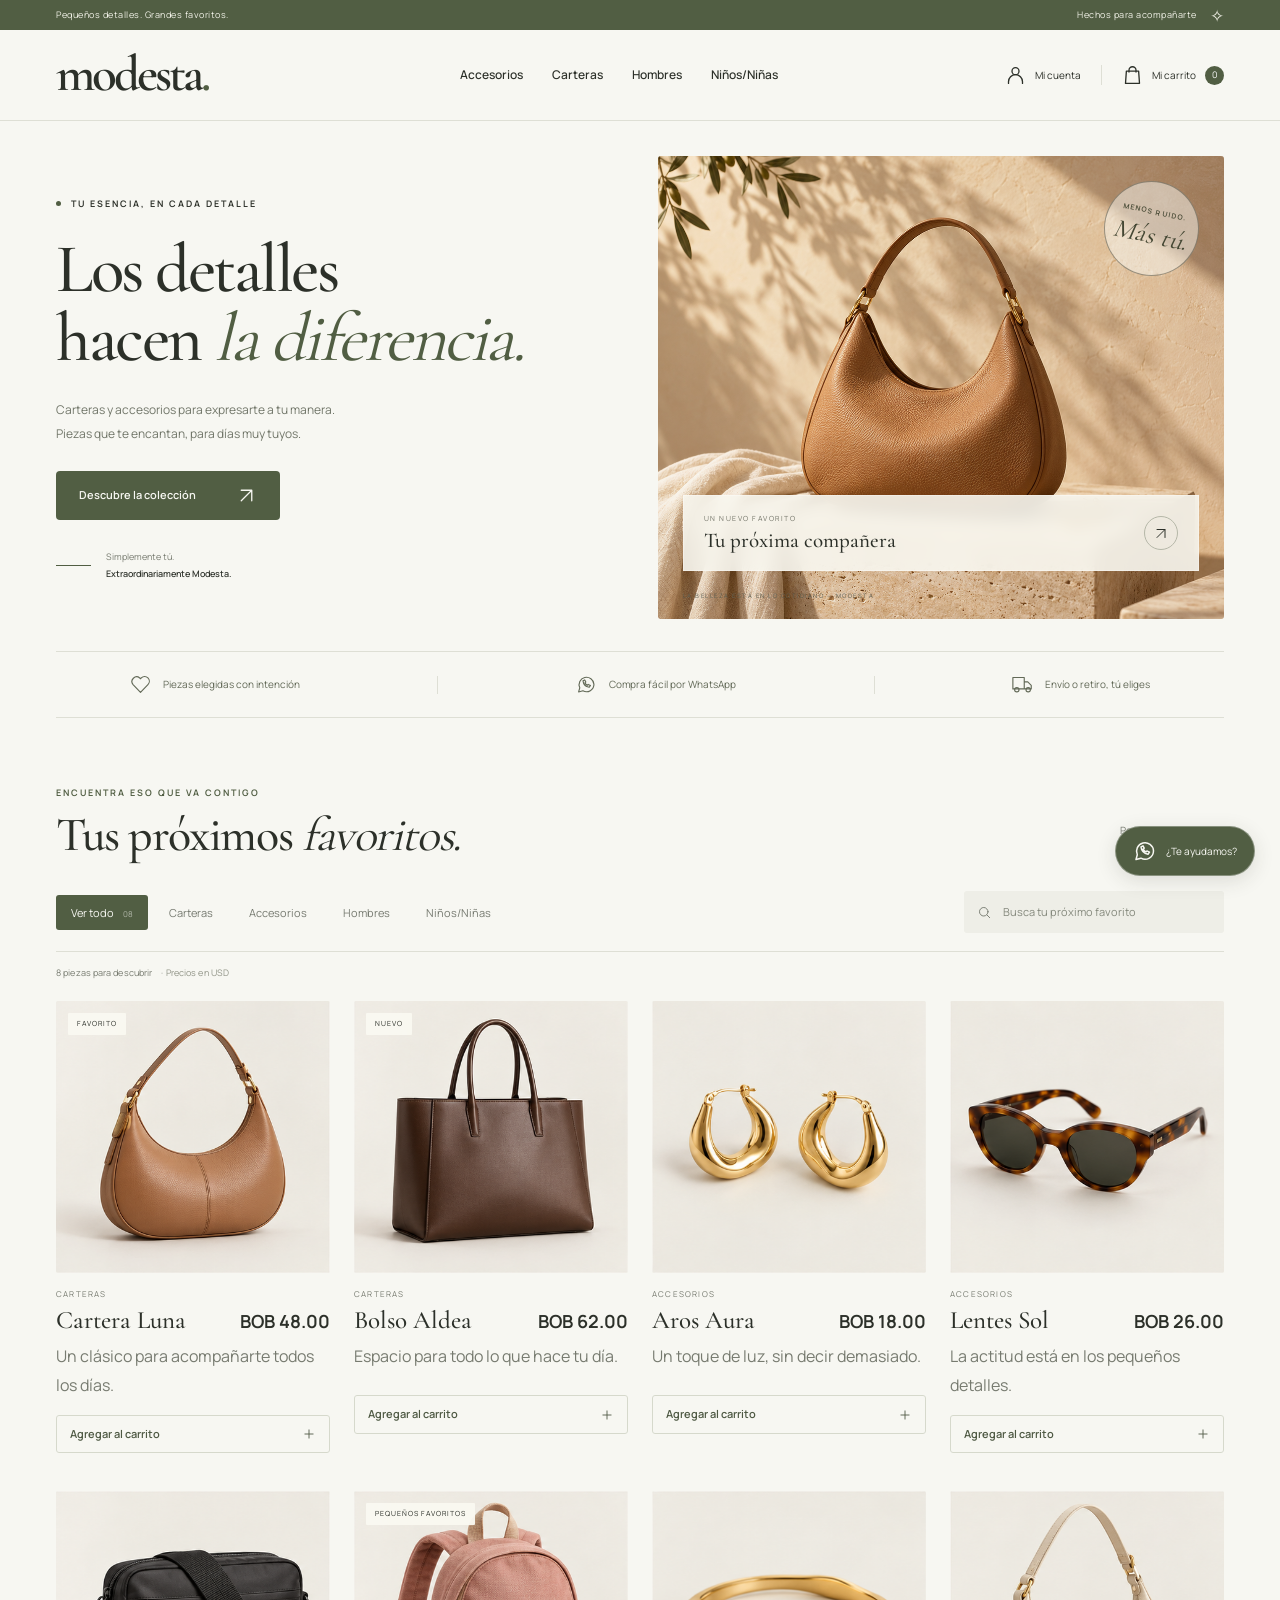
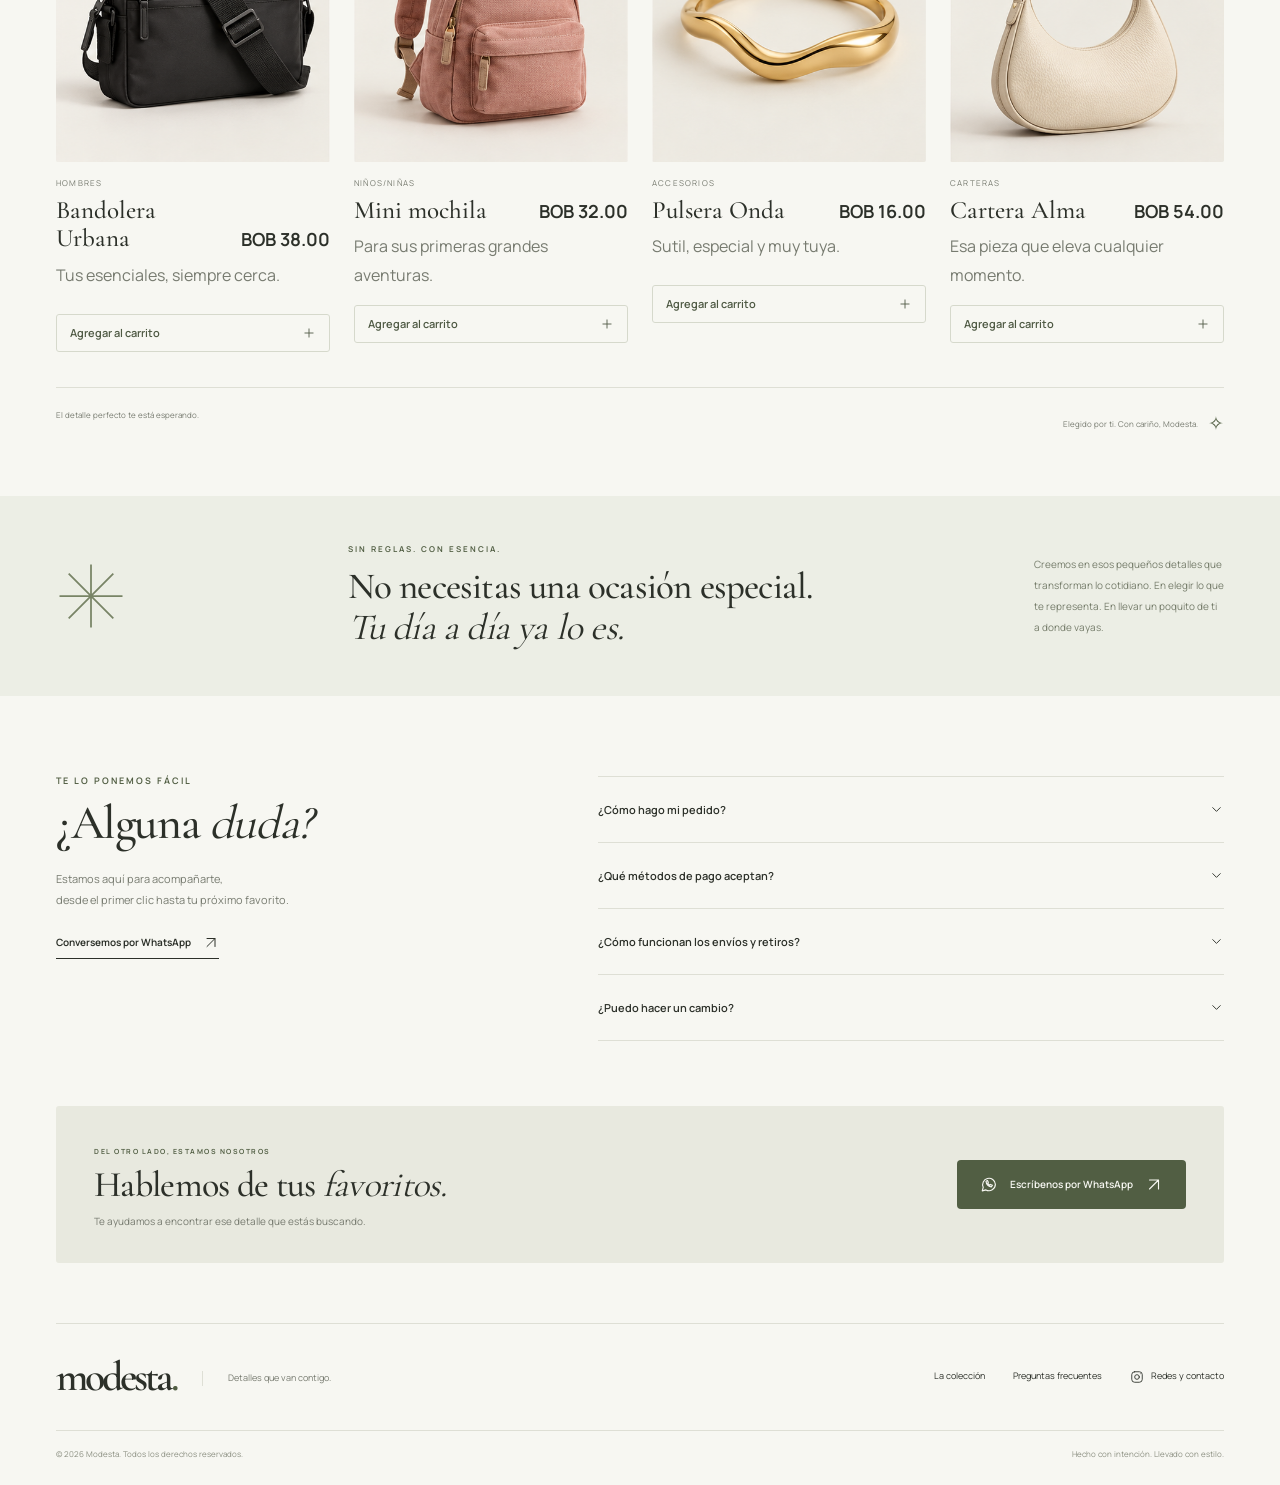
<file: index.source.html>
<!doctype html>
<html lang="es">
  <head>
    <meta charset="utf-8" />
    <meta name="viewport" content="width=device-width, initial-scale=1" />
    <meta name="theme-color" content="#f6f5f0" />
    <meta
      name="description"
      content="Carteras y accesorios que van contigo. Descubre Modesta, encuentra tus favoritos y prepara tu pedido por WhatsApp, sin necesidad de registrarte."
    />
    <title>Modesta — Detalles que van contigo</title>
    <link rel="icon" href="assets/favicon.svg" type="image/svg+xml" />
    <link
      rel="preload"
      href="assets/fonts/manrope.ttf"
      as="font"
      type="font/ttf"
      crossorigin
    />
    <link
      rel="preload"
      href="assets/fonts/cormorant-garamond.ttf"
      as="font"
      type="font/ttf"
      crossorigin
    />
    <link rel="stylesheet" href="styles.css" />
    <script src="script.js" defer></script>
  </head>
  <body>
    <svg
      class="svg-sprite"
      xmlns="http://www.w3.org/2000/svg"
      aria-hidden="true"
    >
      <symbol id="icon-search" viewBox="0 0 24 24">
        <circle cx="10.8" cy="10.8" r="6.8" />
        <path d="m16 16 4.3 4.3" />
      </symbol>
      <symbol id="icon-bag" viewBox="0 0 24 24">
        <path d="M5 7h14l1 14H4L5 7Z" />
        <path d="M8 8V6a4 4 0 0 1 8 0v2" />
      </symbol>
      <symbol id="icon-user" viewBox="0 0 24 24">
        <circle cx="12" cy="7" r="4" />
        <path d="M4 21v-2a8 8 0 0 1 16 0v2" />
      </symbol>
      <symbol id="icon-arrow" viewBox="0 0 24 24">
        <path d="M4 12h15m-6-6 6 6-6 6" />
      </symbol>
      <symbol id="icon-arrow-up" viewBox="0 0 24 24">
        <path d="M6 18 18 6M6 6h12v12" />
      </symbol>
      <symbol id="icon-chevron" viewBox="0 0 24 24">
        <path d="m6 9 6 6 6-6" />
      </symbol>
      <symbol id="icon-close" viewBox="0 0 24 24">
        <path d="m6 6 12 12M6 18 18 6" />
      </symbol>
      <symbol id="icon-menu" viewBox="0 0 24 24">
        <path d="M4 7h16M4 12h16M4 17h16" />
      </symbol>
      <symbol id="icon-truck" viewBox="0 0 24 24">
        <path d="M1 4h13v13H1zM14 9h4l4 4v4h-8" />
        <circle cx="5.5" cy="18" r="2.5" />
        <circle cx="18.5" cy="18" r="2.5" />
      </symbol>
      <symbol id="icon-heart" viewBox="0 0 24 24">
        <path
          d="M20.5 4.5a5.4 5.4 0 0 0-7.6 0l-.9.9-.9-.9a5.4 5.4 0 0 0-7.6 7.6L12 21l8.5-8.9a5.4 5.4 0 0 0 0-7.6Z"
        />
      </symbol>
      <symbol id="icon-check" viewBox="0 0 24 24">
        <path d="m5 12 4 4L19 6" />
      </symbol>
      <symbol id="icon-whatsapp" viewBox="0 0 24 24">
        <path
          d="M20.5 11.7a8.5 8.5 0 0 1-12.6 7.5L3 20.5l1.3-4.7a8.5 8.5 0 1 1 16.2-4.1Z"
        />
        <path
          d="M8 7.8c.5 3.9 3.2 6.7 7 7.4l1.5-2.1-2.6-1.2-.8 1c-1.3-.5-2.4-1.6-2.9-2.8l1-.9L10 6.8 8 7.8Z"
        />
      </symbol>
      <symbol id="icon-instagram" viewBox="0 0 24 24">
        <rect x="3" y="3" width="18" height="18" rx="5" />
        <circle cx="12" cy="12" r="4" />
        <circle cx="17.6" cy="6.4" r=".8" fill="currentColor" stroke="none" />
      </symbol>
      <symbol id="icon-pin" viewBox="0 0 24 24">
        <path d="M20 10c0 6-8 12-8 12S4 16 4 10a8 8 0 1 1 16 0Z" />
        <circle cx="12" cy="10" r="2.5" />
      </symbol>
    </svg>

    <a class="skip-link" href="#catalogo">Ir al catálogo</a>
    <div class="announcement">
      <span>Pequeños detalles. Grandes favoritos.</span
      ><span class="announcement-right"
        >Hechos para acompañarte <span aria-hidden="true">✧</span></span
      >
    </div>

    <header class="site-header">
      <div class="header-main page-width">
        <button
          class="icon-button mobile-menu-button"
          id="mobile-menu-toggle"
          type="button"
          aria-label="Abrir menú"
          aria-expanded="false"
          aria-controls="main-nav"
        >
          <svg class="icon"><use href="#icon-menu" /></svg>
        </button>
        <a class="brand" href="#inicio" aria-label="Modesta, inicio"
          >modesta<span class="brand-dot">.</span></a
        >
        <nav class="main-nav" id="main-nav" aria-label="Categorías principales">
          <a href="#catalogo" data-category="accesorios">Accesorios</a>
          <a href="#catalogo" data-category="carteras">Carteras</a>
          <a href="#catalogo" data-category="hombres">Hombres</a>
          <a href="#catalogo" data-category="ninos">Niños/Niñas</a>
        </nav>
        <div class="header-actions">
          <button
            class="account-button"
            id="account-open"
            type="button"
            aria-label="Abrir mi cuenta"
          >
            <svg class="icon"><use href="#icon-user" /></svg
            ><span id="account-label">Mi cuenta</span>
          </button>
          <span class="header-divider" aria-hidden="true"></span>
          <button
            class="cart-button"
            id="cart-open"
            type="button"
            aria-label="Abrir carrito"
          >
            <svg class="icon"><use href="#icon-bag" /></svg
            ><span class="cart-label">Mi carrito</span
            ><span
              class="cart-count"
              id="cart-count"
              aria-live="polite"
              aria-atomic="true"
              >0</span
            >
          </button>
        </div>
      </div>
    </header>

    <main id="inicio">
      <section class="hero page-width" aria-labelledby="hero-heading">
        <div class="hero-copy">
          <p class="eyebrow">
            <span class="status-dot" aria-hidden="true"></span> TU ESENCIA, EN
            CADA DETALLE
          </p>
          <h1 id="hero-heading">
            Los detalles<br />hacen <em>la diferencia.</em>
          </h1>
          <p class="hero-description">
            Carteras y accesorios para expresarte a tu manera.<br
              class="desktop-break"
            />
            Piezas que te encantan, para días muy tuyos.
          </p>
          <a class="button button-dark" href="#catalogo"
            >Descubre la colección
            <svg class="icon"><use href="#icon-arrow-up" /></svg
          ></a>
          <div class="hero-bottom">
            <span class="mini-line" aria-hidden="true"></span>
            <p>
              Simplemente tú.<br /><strong>Extraordinariamente Modesta.</strong>
            </p>
          </div>
        </div>
        <div class="hero-visual">
          <img
            class="hero-image"
            src="assets/hero.png"
            width="1122"
            height="1402"
            alt="Cartera de tono caramelo y aros dorados sobre una base de piedra iluminada por el sol"
            fetchpriority="high"
          />
          <span class="hero-stamp">MENOS RUIDO.<br /><span>Más tú.</span></span>
          <a
            class="hero-product-label"
            href="#catalogo"
            data-category="carteras"
            ><span
              ><small>UN NUEVO FAVORITO</small
              ><strong>Tu próxima compañera</strong></span
            ><span class="round-arrow"
              ><svg class="icon"><use href="#icon-arrow-up" /></svg></span
          ></a>
          <span class="hero-image-caption"
            >LA BELLEZA ESTÁ EN LO COTIDIANO — MODESTA</span
          >
        </div>
      </section>

      <div
        class="benefit-strip page-width"
        aria-label="Ventajas de comprar en Modesta"
      >
        <div>
          <svg class="icon"><use href="#icon-heart" /></svg
          ><span>Piezas elegidas con intención</span>
        </div>
        <span class="benefit-separator" aria-hidden="true"></span>
        <div>
          <svg class="icon"><use href="#icon-whatsapp" /></svg
          ><span>Compra fácil por WhatsApp</span>
        </div>
        <span class="benefit-separator" aria-hidden="true"></span>
        <div>
          <svg class="icon"><use href="#icon-truck" /></svg
          ><span>Envío o retiro, tú eliges</span>
        </div>
      </div>

      <section
        class="catalog-section page-width"
        id="catalogo"
        aria-labelledby="catalog-heading"
      >
        <div class="section-heading">
          <div>
            <p class="eyebrow">ENCUENTRA ESO QUE VA CONTIGO</p>
            <h2 id="catalog-heading">Tus próximos <em>favoritos.</em></h2>
          </div>
          <p class="section-aside">
            Para todos tus planes.<br />Y todas tus versiones.
          </p>
        </div>
        <div class="catalog-toolbar">
          <div
            class="category-filters"
            role="group"
            aria-label="Filtrar productos por categoría"
          >
            <button
              class="category-button active"
              data-category="all"
              type="button"
              aria-pressed="true"
            >
              Ver todo <span>08</span>
            </button>
            <button
              class="category-button"
              data-category="carteras"
              type="button"
              aria-pressed="false"
            >
              Carteras
            </button>
            <button
              class="category-button"
              data-category="accesorios"
              type="button"
              aria-pressed="false"
            >
              Accesorios
            </button>
            <button
              class="category-button"
              data-category="hombres"
              type="button"
              aria-pressed="false"
            >
              Hombres
            </button>
            <button
              class="category-button"
              data-category="ninos"
              type="button"
              aria-pressed="false"
            >
              Niños/Niñas
            </button>
          </div>
          <form class="search-form" id="search-form" role="search">
            <svg class="icon" aria-hidden="true">
              <use href="#icon-search" />
            </svg>
            <label class="sr-only" for="search-input"
              >Buscar productos por nombre</label
            >
            <input
              id="search-input"
              name="q"
              type="search"
              placeholder="Busca tu próximo favorito"
              autocomplete="off"
            />
          </form>
        </div>
        <p
          class="results-count"
          id="results-count"
          role="status"
          aria-live="polite"
        >
          8 piezas para descubrir <span>· Precios en USD</span>
        </p>
        <div class="products-grid" id="products-grid"></div>
        <div class="empty-state" id="empty-catalog" hidden>
          <svg class="icon"><use href="#icon-search" /></svg>
          <h3>No encontramos esa pieza</h3>
          <p>Prueba con otro nombre o explora toda la colección.</p>
          <button
            class="button button-dark"
            data-action="clear-filters"
            type="button"
          >
            Ver toda la colección
          </button>
        </div>
        <noscript
          ><p class="noscript-notice">
            Activa JavaScript para ver el catálogo, usar los filtros y preparar
            tu pedido.
          </p></noscript
        >
        <div class="catalog-footnote">
          <span>El detalle perfecto te está esperando.</span
          ><span
            >Elegido por ti. Con cariño, Modesta.
            <span aria-hidden="true">✧</span></span
          >
        </div>
      </section>

      <section class="brand-note" aria-labelledby="brand-heading">
        <div class="brand-note-inner page-width">
          <svg
            class="brand-note-star"
            viewBox="0 0 80 80"
            fill="none"
            stroke="currentColor"
            stroke-width="2"
            aria-hidden="true"
          >
            <path d="M40 4v72M4 40h72M14.5 14.5l51 51m0-51-51 51" />
          </svg>
          <div>
            <p class="eyebrow">SIN REGLAS. CON ESENCIA.</p>
            <h2 id="brand-heading">
              No necesitas una ocasión especial.<br /><em
                >Tu día a día ya lo es.</em
              >
            </h2>
          </div>
          <p>
            Creemos en esos pequeños detalles que<br class="desktop-break" />
            transforman lo cotidiano. En elegir lo que<br
              class="desktop-break"
            />
            te representa. En llevar un poquito de ti<br
              class="desktop-break"
            />
            a donde vayas.
          </p>
        </div>
      </section>

      <section
        class="help-section page-width"
        id="preguntas"
        aria-labelledby="faq-heading"
      >
        <div class="help-intro">
          <p class="eyebrow">TE LO PONEMOS FÁCIL</p>
          <h2 id="faq-heading">¿Alguna <em>duda?</em></h2>
          <p>
            Estamos aquí para acompañarte,<br />desde el primer clic hasta tu
            próximo favorito.
          </p>
          <button class="text-link" type="button" data-whatsapp>
            Conversemos por WhatsApp
            <svg class="icon"><use href="#icon-arrow-up" /></svg>
          </button>
        </div>
        <div class="faq-list">
          <details>
            <summary>
              ¿Cómo hago mi pedido?<svg class="icon">
                <use href="#icon-chevron" />
              </svg>
            </summary>
            <p>
              Elige tus favoritos, agrégalos al carrito y selecciona envío o
              retiro. Al finalizar se abrirá WhatsApp con el resumen para que lo
              envíes a Modesta. No necesitas crear una cuenta. El pedido se
              confirma cuando coordinemos disponibilidad y pago contigo.
            </p>
          </details>
          <details>
            <summary>
              ¿Qué métodos de pago aceptan?<svg class="icon">
                <use href="#icon-chevron" />
              </svg>
            </summary>
            <p>
              Consulta por WhatsApp los métodos de pago disponibles antes de
              confirmar tu pedido. En esta página no se solicitan datos
              bancarios ni se realizan cobros.
            </p>
          </details>
          <details>
            <summary>
              ¿Cómo funcionan los envíos y retiros?<svg class="icon">
                <use href="#icon-chevron" />
              </svg>
            </summary>
            <p>
              Puedes elegir envío a domicilio o retiro en un punto de entrega.
              El costo, la cobertura, el plazo y el punto de retiro se coordinan
              por WhatsApp antes del pago. Los precios del catálogo no incluyen
              envío.
            </p>
          </details>
          <details>
            <summary>
              ¿Puedo hacer un cambio?<svg class="icon">
                <use href="#icon-chevron" />
              </svg>
            </summary>
            <p>
              Antes de comprar, consúltanos las condiciones y los plazos de
              cambio aplicables a tu pieza. Si tienes un inconveniente,
              escríbenos con el resumen de tu pedido para ayudarte.
            </p>
          </details>
        </div>
      </section>

      <section class="contact-banner page-width" id="contacto">
        <div>
          <span class="eyebrow">DEL OTRO LADO, ESTAMOS NOSOTROS</span>
          <h2>Hablemos de tus <em>favoritos.</em></h2>
          <p>Te ayudamos a encontrar ese detalle que estás buscando.</p>
        </div>
        <button class="button button-dark" type="button" data-whatsapp>
          <svg class="icon"><use href="#icon-whatsapp" /></svg> Escríbenos por
          WhatsApp <svg class="icon"><use href="#icon-arrow-up" /></svg>
        </button>
      </section>
    </main>

    <footer class="site-footer page-width">
      <div class="footer-top">
        <a class="brand" href="#inicio"
          >modesta<span class="brand-dot">.</span></a
        >
        <p>Detalles que van contigo.</p>
        <nav aria-label="Información y contacto">
          <a href="#catalogo">La colección</a
          ><a href="#preguntas">Preguntas frecuentes</a
          ><a href="#contacto" id="instagram-link"
            ><svg class="icon"><use href="#icon-instagram" /></svg> Redes y
            contacto</a
          >
        </nav>
      </div>
      <div class="footer-bottom">
        <p>© 2026 Modesta. Todos los derechos reservados.</p>
        <span>Hecho con intención. Llevado con estilo.</span>
      </div>
    </footer>

    <button
      class="floating-whatsapp"
      type="button"
      data-whatsapp
      aria-label="Consultar por WhatsApp"
    >
      <svg class="icon"><use href="#icon-whatsapp" /></svg
      ><span>¿Te ayudamos?</span>
    </button>

    <dialog
      class="product-dialog"
      id="product-dialog"
      aria-labelledby="product-dialog-title"
    >
      <button
        class="dialog-close icon-button"
        data-close="product-dialog"
        type="button"
        aria-label="Cerrar detalles"
      >
        <svg class="icon"><use href="#icon-close" /></svg>
      </button>
      <div id="product-detail"></div>
    </dialog>

    <dialog class="cart-dialog" id="cart-dialog" aria-labelledby="cart-heading">
      <div class="cart-panel">
        <div class="dialog-heading">
          <div>
            <p class="eyebrow">BUENAS ELECCIONES</p>
            <h2 id="cart-heading">Tu carrito<em>.</em></h2>
          </div>
          <button
            class="icon-button"
            data-close="cart-dialog"
            type="button"
            aria-label="Cerrar carrito"
          >
            <svg class="icon"><use href="#icon-close" /></svg>
          </button>
        </div>
        <div class="cart-empty empty-state" id="cart-empty">
          <svg class="icon"><use href="#icon-bag" /></svg>
          <h3>Aquí caben tus favoritos</h3>
          <p>Descubre la colección y agrega esas piezas que van contigo.</p>
          <button
            class="button button-dark"
            type="button"
            data-close="cart-dialog"
          >
            Seguir explorando <svg class="icon"><use href="#icon-arrow" /></svg>
          </button>
        </div>
        <div id="cart-items" class="cart-items"></div>
        <div id="checkout-content" hidden>
          <form id="checkout-form" class="checkout-form">
            <fieldset class="delivery-options">
              <legend>¿Cómo te lo entregamos?</legend>
              <label
                ><input
                  type="radio"
                  name="delivery"
                  value="delivery"
                  checked
                /><span
                  ><svg class="icon"><use href="#icon-truck" /></svg>Envío a
                  domicilio</span
                ></label
              ><label
                ><input type="radio" name="delivery" value="pickup" /><span
                  ><svg class="icon"><use href="#icon-bag" /></svg>Retiro en
                  tienda</span
                ></label
              >
            </fieldset>
            <div class="form-row">
              <label for="customer-name"
                >Tu nombre <span aria-hidden="true">*</span
                ><input
                  id="customer-name"
                  name="customerName"
                  autocomplete="name"
                  placeholder="¿Cómo te llamas?"
                  maxlength="100"
                  required /></label
              ><label for="customer-contact"
                >Teléfono o correo <span aria-hidden="true">*</span
                ><input
                  id="customer-contact"
                  name="customerContact"
                  autocomplete="email"
                  placeholder="Para contactarte"
                  maxlength="120"
                  required
              /></label>
            </div>
            <div id="delivery-fields" class="delivery-fields">
              <label id="saved-address-wrap" for="saved-address" hidden
                >Direcciones guardadas<select id="saved-address">
                  <option value="">Usar otra dirección</option>
                </select></label
              ><label for="delivery-address"
                >Dirección de entrega <span aria-hidden="true">*</span
                ><textarea
                  id="delivery-address"
                  name="address"
                  autocomplete="street-address"
                  rows="2"
                  maxlength="500"
                  placeholder="Ciudad, sector, calle y número"
                  required
                ></textarea></label
              ><label for="delivery-reference"
                >Referencia o enlace de ubicación
                <span class="optional">(opcional)</span
                ><input
                  id="delivery-reference"
                  name="reference"
                  maxlength="300"
                  placeholder="Un punto de referencia para encontrarte" /></label
              ><label class="checkbox-label" id="save-address-wrap" hidden
                ><input id="save-address" type="checkbox" />Guardar dirección en
                mi perfil de este dispositivo</label
              >
            </div>
            <div class="cart-totals">
              <p><span>Subtotal</span><span id="cart-subtotal">$0.00</span></p>
              <p class="shipping-line">
                <span>Envío</span
                ><span id="shipping-note">A coordinar por WhatsApp</span>
              </p>
              <p class="total-line">
                <strong>Total de productos</strong
                ><strong id="cart-total">$0.00</strong>
              </p>
            </div>
            <button
              class="button button-dark checkout-button"
              id="checkout-button"
              type="submit"
            >
              <svg class="icon"><use href="#icon-whatsapp" /></svg>Finalizar
              pedido por WhatsApp<svg class="icon">
                <use href="#icon-arrow-up" />
              </svg>
            </button>
            <p class="checkout-note">
              Sin registro y sin cobros en línea. Disponibilidad, pago y entrega
              se confirman por WhatsApp.
            </p>
            <p class="config-note" id="whatsapp-config-note">
              Selecciona el contacto de Modesta al abrir WhatsApp.
            </p>
          </form>
        </div>
      </div>
    </dialog>

    <dialog
      class="account-dialog"
      id="account-dialog"
      aria-label="Mi perfil en este dispositivo"
    >
      <button
        class="dialog-close icon-button"
        data-close="account-dialog"
        type="button"
        aria-label="Cerrar mi cuenta"
      >
        <svg class="icon"><use href="#icon-close" /></svg>
      </button>
      <div id="account-content"></div>
    </dialog>
    <div
      class="toast"
      id="toast"
      role="status"
      aria-live="polite"
      aria-atomic="true"
    ></div>
  </body>
</html>
</file>
<file: styles.css>
@font-face {
  font-family: Manrope;
  src: url("assets/fonts/manrope.ttf") format("truetype");
  font-style: normal;
  font-weight: 200 800;
  font-display: swap;
}
@font-face {
  font-family: Cormorant;
  src: url("assets/fonts/cormorant-garamond.ttf") format("truetype");
  font-style: normal;
  font-weight: 300 700;
  font-display: swap;
}
:root {
  --paper: #f7f7f2;
  --white: #fff;
  --ink: #2c3029;
  --muted: #777b70;
  --olive: #515e43;
  --olive-light: #e9ede3;
  --line: #dedfd5;
  --serif: Cormorant, Georgia, serif;
  --sans: Manrope, Arial, sans-serif;
  --radius: 4px;
}
* {
  box-sizing: border-box;
}
html {
  scroll-behavior: smooth;
  scroll-padding-top: 105px;
}
body {
  margin: 0;
  background: var(--paper);
  color: var(--ink);
  font: 13px/1.65 var(--sans);
  -webkit-font-smoothing: antialiased;
}
body.dialog-open {
  overflow: hidden;
}
button,
input,
textarea,
select {
  font: inherit;
}
button,
a,
input,
select,
textarea {
  -webkit-tap-highlight-color: transparent;
}
button {
  color: inherit;
  cursor: pointer;
}
button:disabled {
  cursor: not-allowed;
  opacity: 0.55;
}
button,
a {
  touch-action: manipulation;
}
a {
  color: inherit;
  text-decoration: none;
}
button {
  border: 0;
  background: none;
}
img {
  display: block;
  max-width: 100%;
}
h1,
h2,
h3,
p {
  margin: 0;
}
h1,
h2,
h3 {
  font-weight: 500;
}
h1,
h2 {
  font-family: var(--serif);
}
h2 {
  font-size: 48px;
  line-height: 1.08;
  letter-spacing: -1.4px;
}
em {
  font-family: var(--serif);
  font-style: italic;
  font-weight: 400;
}
input,
textarea,
select {
  min-width: 0;
}
::selection {
  background: #dce4cf;
}
a:focus-visible,
button:focus-visible,
summary:focus-visible {
  outline: 2px solid var(--olive);
  outline-offset: 5px;
}
input:focus-visible,
select:focus-visible,
textarea:focus-visible {
  outline: 2px solid var(--olive);
  outline-offset: 1px;
}
[hidden] {
  display: none !important;
}
.svg-sprite {
  position: absolute;
  width: 0;
  height: 0;
  overflow: hidden;
}
.icon {
  width: 21px;
  height: 21px;
  flex: none;
  fill: none;
  stroke: currentColor;
  stroke-width: 1.5;
  stroke-linecap: round;
  stroke-linejoin: round;
}
.page-width {
  width: calc(100% - 112px);
  max-width: 1328px;
  margin-inline: auto;
}
.sr-only {
  position: absolute;
  width: 1px;
  height: 1px;
  padding: 0;
  margin: -1px;
  overflow: hidden;
  clip: rect(0, 0, 0, 0);
  white-space: nowrap;
  border: 0;
}
.skip-link {
  position: fixed;
  top: 8px;
  left: 8px;
  z-index: 100;
  padding: 12px 20px;
  background: var(--ink);
  color: white;
  transform: translateY(-160%);
}
.skip-link:focus {
  transform: translateY(0);
}
.eyebrow {
  font-size: 9px;
  letter-spacing: 2px;
  font-weight: 650;
  line-height: 1.5;
}
.button {
  display: inline-flex;
  align-items: center;
  justify-content: center;
  gap: 22px;
  min-height: 49px;
  padding: 14px 23px;
  border-radius: var(--radius);
  font-size: 11px;
  font-weight: 600;
  line-height: 1.5;
  transition:
    background 0.2s,
    transform 0.2s;
}
.button:hover {
  transform: translateY(-2px);
}
.button-dark {
  background: var(--olive);
  color: var(--paper);
}
.button-dark:hover {
  background: #3b4830;
}
.button-outline {
  border: 1px solid var(--line);
  background: transparent;
}
.icon-button {
  display: inline-flex;
  justify-content: center;
  align-items: center;
  width: 42px;
  height: 42px;
  border-radius: 50%;
  transition: background 0.2s;
}
.icon-button:hover {
  background: var(--olive-light);
}
.text-link {
  display: inline-flex;
  align-items: center;
  gap: 12px;
  font-size: 11px;
  font-weight: 650;
  padding: 0 0 5px;
  border-bottom: 1px solid currentColor;
  line-height: 1.7;
}
.text-link:hover {
  color: var(--olive);
}
.announcement {
  height: 30px;
  display: flex;
  justify-content: space-between;
  align-items: center;
  padding: 0 56px;
  background: var(--olive);
  color: #f3f3e9;
  font-size: 9px;
  letter-spacing: 0.5px;
}
.announcement-right {
  display: flex;
  align-items: center;
  gap: 13px;
}
.announcement-right span {
  font-size: 17px;
  line-height: 1;
}
.site-header {
  position: sticky;
  top: 0;
  z-index: 20;
  background: rgba(247, 247, 242, 0.96);
  border-bottom: 1px solid var(--line);
  backdrop-filter: blur(14px);
}
.header-main {
  display: flex;
  align-items: center;
  justify-content: space-between;
  gap: 30px;
  height: 90px;
}
.brand {
  font: 600 51px/0.85 var(--serif);
  letter-spacing: -3px;
  white-space: nowrap;
}
.brand-dot {
  color: var(--olive);
}
.main-nav {
  display: flex;
  align-items: center;
  gap: 29px;
  margin-left: 25px;
}
.main-nav > a {
  position: relative;
  font-size: 11px;
  font-weight: 550;
  white-space: nowrap;
  padding: 12px 0;
}
.main-nav > a::after {
  content: "";
  position: absolute;
  bottom: 5px;
  left: 0;
  right: 0;
  height: 1px;
  background: var(--olive);
  transform: scaleX(0);
  transform-origin: left;
  transition: transform 0.2s;
}
.main-nav > a:hover::after,
.main-nav > a.active::after {
  transform: scaleX(1);
}
.header-actions {
  display: flex;
  align-items: center;
  gap: 20px;
}
.account-button,
.cart-button {
  display: flex;
  align-items: center;
  gap: 9px;
  padding: 10px 0;
  font-size: 10px;
  white-space: nowrap;
}
.header-divider {
  width: 1px;
  height: 20px;
  background: var(--line);
}
.cart-count {
  display: grid;
  place-items: center;
  min-width: 19px;
  height: 19px;
  border-radius: 50%;
  background: var(--olive);
  color: white;
  font-size: 9px;
  padding: 0 4px;
}
.mobile-menu-button {
  display: none;
}
.hero {
  display: grid;
  grid-template-columns: 1fr 1fr;
  min-height: 530px;
  padding-block: 35px 32px;
  gap: 35px;
}
.hero-copy {
  display: flex;
  flex-direction: column;
  align-items: flex-start;
  justify-content: center;
  padding: 18px 0 14px;
}
.hero-copy > .eyebrow {
  display: flex;
  align-items: center;
  gap: 10px;
  margin-bottom: 25px;
}
.status-dot {
  width: 5px;
  height: 5px;
  background: var(--olive);
  border-radius: 50%;
}
.hero h1 {
  font-size: clamp(52px, 5.4vw, 78px);
  line-height: 0.99;
  letter-spacing: -2.5px;
  max-width: 650px;
}
.hero h1 em {
  white-space: nowrap;
  color: var(--olive);
}
.hero-description {
  font-size: 12px;
  line-height: 1.95;
  color: #717669;
  margin: 26px 0;
}
.hero .button {
  margin-bottom: 28px;
  min-width: 224px;
  justify-content: space-between;
}
.hero-bottom {
  display: flex;
  gap: 15px;
  align-items: center;
}
.mini-line {
  width: 35px;
  height: 1px;
  background: var(--olive);
}
.hero-bottom p {
  font-size: 9px;
  line-height: 1.9;
  color: var(--muted);
}
.hero-bottom strong {
  font-weight: 550;
  color: var(--ink);
}
.hero-visual {
  min-height: 457px;
  position: relative;
  background: #e6ded1;
  overflow: hidden;
  border-radius: 3px;
}
.hero-image {
  width: 100%;
  height: 100%;
  position: absolute;
  inset: 0;
  object-fit: cover;
  object-position: center 50%;
  filter: brightness(0.98);
}
.hero-stamp {
  position: absolute;
  right: 25px;
  top: 25px;
  width: 95px;
  height: 95px;
  border: 1px solid rgba(68, 66, 52, 0.5);
  border-radius: 50%;
  display: flex;
  flex-direction: column;
  align-items: center;
  justify-content: center;
  transform: rotate(12deg);
  font-size: 7px;
  font-weight: 600;
  letter-spacing: 1.2px;
  color: #444733;
  line-height: 1.7;
  background: rgba(247, 247, 242, 0.5);
}
.hero-stamp span {
  font: italic 26px/1.3 var(--serif);
  letter-spacing: 0;
}
.hero-product-label {
  position: absolute;
  bottom: 48px;
  left: 25px;
  right: 25px;
  background: rgba(249, 248, 240, 0.9);
  padding: 17px 20px;
  display: flex;
  justify-content: space-between;
  align-items: center;
  gap: 12px;
  border: 1px solid rgba(255, 255, 255, 0.3);
  backdrop-filter: blur(8px);
}
.hero-product-label small {
  display: block;
  font-size: 7px;
  letter-spacing: 1.5px;
  margin-bottom: 3px;
  color: #727468;
}
.hero-product-label strong {
  font-family: var(--serif);
  font-size: 21px;
  font-weight: 500;
  line-height: 1.2;
}
.round-arrow {
  width: 34px;
  height: 34px;
  border: 1px solid #b5b7a8;
  border-radius: 50%;
  display: grid;
  place-items: center;
  transition: background 0.2s;
}
.hero-product-label:hover .round-arrow {
  background: white;
}
.round-arrow .icon {
  width: 16px;
}
.hero-image-caption {
  position: absolute;
  bottom: 17px;
  left: 25px;
  font-size: 6px;
  letter-spacing: 1.5px;
  color: #5d5e50;
}
.benefit-strip {
  display: flex;
  align-items: center;
  justify-content: space-around;
  border-block: 1px solid var(--line);
  padding: 22px 15px;
  gap: 20px;
}
.benefit-strip > div {
  display: flex;
  align-items: center;
  gap: 12px;
  font-size: 10px;
  color: #626957;
}
.benefit-strip .icon {
  width: 21px;
  height: 21px;
  stroke-width: 1.3;
}
.benefit-separator {
  width: 1px;
  height: 18px;
  background: var(--line);
}
.catalog-section {
  padding-block: 68px 52px;
  scroll-margin-top: 5px;
}
.section-heading {
  display: flex;
  justify-content: space-between;
  align-items: flex-end;
  gap: 20px;
  margin-bottom: 30px;
}
.section-heading .eyebrow {
  margin-bottom: 10px;
  color: var(--olive);
}
.section-aside {
  color: var(--muted);
  font-size: 10px;
  text-align: right;
  line-height: 1.9;
  padding-bottom: 2px;
}
.catalog-toolbar {
  display: flex;
  align-items: center;
  justify-content: space-between;
  gap: 20px;
  border-bottom: 1px solid var(--line);
  padding-bottom: 18px;
}
.category-filters {
  display: flex;
  align-items: center;
  gap: 6px;
  flex-wrap: wrap;
}
.category-button {
  border-radius: 3px;
  padding: 9px 14px;
  line-height: 1.4;
  font-size: 10px;
  color: #767a70;
  transition:
    background 0.2s,
    color 0.2s;
  border: 1px solid transparent;
  white-space: nowrap;
}
.category-button:hover {
  color: var(--ink);
  background: var(--olive-light);
}
.category-button.active {
  background: var(--olive);
  color: var(--paper);
}
.category-button span {
  font-size: 8px;
  margin-left: 7px;
  opacity: 0.6;
}
.search-form {
  display: flex;
  align-items: center;
  gap: 9px;
  background: #eeeee7;
  padding: 10px 12px;
  border: 1px solid transparent;
  border-radius: 3px;
  width: 260px;
  flex-shrink: 0;
}
.search-form:focus-within {
  border-color: var(--olive);
}
.search-form .icon {
  width: 15px;
  height: 15px;
  color: var(--muted);
}
.search-form input {
  width: 100%;
  border: 0;
  background: none;
  font-size: 10px;
  outline: none;
  color: var(--ink);
}
.search-form input::placeholder {
  color: #85897d;
}
.results-count {
  font-size: 9px;
  color: var(--muted);
  margin: 14px 0 20px;
  letter-spacing: 0.1px;
}
.results-count span {
  margin-left: 7px;
  color: #919487;
}
.products-grid {
  display: grid;
  grid-template-columns: repeat(4, minmax(0, 1fr));
  column-gap: 24px;
  row-gap: 38px;
}
.product-card {
  min-width: 0;
  animation: enter 0.35s ease both;
}
.product-image-wrap {
  position: relative;
  background: #eeece5;
  aspect-ratio: 1/0.99;
  overflow: hidden;
  border-radius: 2px;
}
.product-image-button {
  display: block;
  padding: 0;
  width: 100%;
  height: 100%;
  border-radius: 2px;
  overflow: hidden;
}
.product-image-wrap img {
  width: 100%;
  height: 100%;
  object-fit: cover;
  transition: transform 0.6s ease;
}
.product-card:hover .product-image-wrap img {
  transform: scale(1.045);
}
.product-badge {
  position: absolute;
  top: 12px;
  left: 12px;
  background: rgba(250, 249, 242, 0.95);
  font-size: 7px;
  letter-spacing: 1px;
  text-transform: uppercase;
  padding: 5px 9px;
  pointer-events: none;
  border-radius: 1px;
}
.product-quick-view {
  position: absolute;
  left: 12px;
  right: 12px;
  bottom: 12px;
  background: rgba(250, 249, 242, 0.95);
  backdrop-filter: blur(5px);
  padding: 9px;
  font-size: 9px;
  transform: translateY(150%);
  transition: transform 0.25s;
  display: flex;
  align-items: center;
  justify-content: center;
  gap: 8px;
}
.product-card:hover .product-quick-view,
.product-card:focus-within .product-quick-view {
  transform: translateY(0);
}
.product-info {
  padding: 14px 0 0;
}
.product-category {
  color: var(--muted);
  text-transform: uppercase;
  letter-spacing: 1.2px;
  font-size: 7px;
  margin-bottom: 6px;
}
.product-title-row {
  display: flex;
  justify-content: space-between;
  align-items: baseline;
  gap: 10px;
  margin-bottom: 6px;
}
.product-title {
  font-family: var(--serif);
  font-size: 23px;
  line-height: 1.15;
  letter-spacing: -0.25px;
}
.product-title button {
  font: inherit;
  padding: 0;
  text-align: left;
}
.product-title button:hover {
  text-decoration: underline;
  text-underline-offset: 4px;
}
.product-price {
  font-size: 18px;
  font-weight: 650;
  white-space: nowrap;
}
.product-description {
  color: var(--muted);
  font-size: 16px;
  line-height: 1.8;
  min-height: 16px;
}
.product-add {
  display: flex;
  align-items: center;
  justify-content: space-between;
  width: 100%;
  margin-top: 15px;
  border: 1px solid #d6d9cc;
  border-radius: 3px;
  padding: 9px 13px;
  min-height: 38px;
  font-size: 9px;
  font-weight: 600;
  color: #4e5943;
  transition:
    background 0.2s,
    border-color 0.2s;
}
.product-add:hover {
  background: var(--olive);
  border-color: var(--olive);
  color: var(--paper);
}
.product-add .icon,
.product-add svg {
  width: 14px;
  height: 14px;
}
.catalog-footnote {
  border-top: 1px solid var(--line);
  padding-top: 20px;
  margin-top: 35px;
  display: flex;
  justify-content: space-between;
  gap: 15px;
  font-size: 8px;
  color: var(--muted);
}
.catalog-footnote > span:last-child {
  display: flex;
  align-items: center;
  gap: 10px;
}
.catalog-footnote > span:last-child > span {
  font-size: 19px;
  color: var(--olive);
}
.brand-note {
  background: #eceee5;
  margin-top: 4px;
}
.brand-note-inner {
  display: flex;
  align-items: center;
  justify-content: space-between;
  gap: 40px;
  padding-block: 47px;
}
.brand-note-star {
  font-size: 72px;
  font-weight: 200;
  line-height: 1;
  color: #788466;
}
.brand-note .eyebrow {
  font-size: 8px;
  margin-bottom: 11px;
  color: var(--olive);
}
.brand-note h2 {
  font-size: 37px;
  line-height: 1.13;
  letter-spacing: -0.8px;
}
.brand-note-inner > p {
  font-size: 10px;
  line-height: 2.1;
  color: #767d6b;
  max-width: 290px;
}
.help-section {
  display: grid;
  grid-template-columns: 0.85fr 1.15fr;
  gap: 80px;
  padding-block: 78px 65px;
}
.help-intro .eyebrow {
  color: var(--olive);
  margin-bottom: 10px;
}
.help-intro > p:not(.eyebrow) {
  font-size: 11px;
  color: var(--muted);
  line-height: 1.9;
  margin: 20px 0;
}
.help-intro .text-link {
  font-size: 10px;
}
.help-intro .text-link .icon {
  width: 16px;
}
.faq-list {
  padding-top: 2px;
}
.faq-list details {
  border-bottom: 1px solid var(--line);
}
.faq-list details:first-child {
  border-top: 1px solid var(--line);
}
.faq-list summary {
  cursor: pointer;
  list-style: none;
  display: flex;
  justify-content: space-between;
  align-items: center;
  gap: 20px;
  min-height: 65px;
  font-size: 11px;
  font-weight: 600;
}
.faq-list summary::-webkit-details-marker {
  display: none;
}
.faq-list summary .icon {
  width: 15px;
  height: 15px;
  transition: transform 0.2s;
}
.faq-list details[open] summary .icon {
  transform: rotate(180deg);
}
.faq-list details p {
  font-size: 11px;
  line-height: 1.9;
  color: var(--muted);
  padding: 0 30px 20px 0;
}
.contact-banner {
  display: flex;
  justify-content: space-between;
  align-items: center;
  gap: 25px;
  padding: 33px 38px;
  background: #e8e9df;
  border-radius: 3px;
  margin-bottom: 60px;
}
.contact-banner .eyebrow {
  font-size: 7px;
  letter-spacing: 1.5px;
  color: var(--olive);
}
.contact-banner h2 {
  font-size: 36px;
  letter-spacing: -0.7px;
  margin-top: 5px;
}
.contact-banner p {
  font-size: 10px;
  color: var(--muted);
  margin-top: 9px;
}
.contact-banner .button {
  gap: 12px;
  font-size: 10px;
  flex-shrink: 0;
}
.contact-banner .button .icon {
  width: 18px;
}
.site-footer {
  border-top: 1px solid var(--line);
}
.footer-top {
  display: flex;
  align-items: center;
  gap: 25px;
  padding-block: 35px;
}
.footer-top .brand {
  font-size: 42px;
}
.footer-top > p {
  font-size: 9px;
  color: var(--muted);
  border-left: 1px solid var(--line);
  padding-left: 25px;
  margin-top: 4px;
}
.footer-top nav {
  display: flex;
  align-items: center;
  gap: 28px;
  margin-left: auto;
  font-size: 9px;
}
.footer-top nav a:hover {
  color: var(--olive);
  text-decoration: underline;
  text-underline-offset: 4px;
}
.footer-top nav a:last-child {
  display: flex;
  align-items: center;
  gap: 7px;
}
.footer-top nav .icon {
  width: 14px;
  height: 14px;
}
.footer-bottom {
  display: flex;
  justify-content: space-between;
  gap: 20px;
  padding-block: 16px 25px;
  border-top: 1px solid var(--line);
  font-size: 8px;
  color: #8b8f81;
}
.floating-whatsapp {
  position: fixed;
  bottom: 24px;
  right: 25px;
  z-index: 25;
  display: flex;
  align-items: center;
  gap: 9px;
  background: var(--olive);
  color: var(--paper);
  border: 1px solid #f7f7f255;
  box-shadow: 0 5px 20px #2c302921;
  border-radius: 40px;
  padding: 12px 17px;
  font-size: 10px;
  transition: transform 0.2s;
}
.floating-whatsapp:hover {
  transform: translateY(-3px);
}
.floating-whatsapp .icon {
  width: 24px;
  height: 24px;
}
dialog {
  color: var(--ink);
  background: var(--paper);
  border: 0;
  padding: 0;
  max-height: calc(100dvh - 50px);
  box-shadow: 0 20px 100px #1b251c26;
}
dialog::backdrop {
  background: #252b2666;
  backdrop-filter: blur(3px);
}
dialog[open] {
  animation: enter 0.2s ease;
}
.dialog-close {
  position: absolute;
  top: 14px;
  right: 14px;
  z-index: 3;
  background: rgba(247, 247, 242, 0.9);
  border: 1px solid var(--line);
}
.dialog-heading {
  display: flex;
  align-items: center;
  justify-content: space-between;
  gap: 20px;
  margin-bottom: 28px;
}
.dialog-heading .eyebrow {
  font-size: 8px;
  color: var(--olive);
  margin-bottom: 7px;
}
.dialog-heading h2 {
  font-size: 40px;
}
.dialog-heading h2 em {
  color: var(--olive);
}
.product-dialog {
  width: 850px;
  border-radius: 5px;
  max-width: calc(100vw - 40px);
}
.product-modal-grid {
  display: grid;
  grid-template-columns: 1fr 1fr;
}
.product-modal-image {
  background: #eeece5;
  min-height: 500px;
  overflow: hidden;
}
.product-modal-image img {
  width: 100%;
  height: 100%;
  object-fit: cover;
  min-height: 500px;
}
.product-modal-info {
  padding: 55px 32px 32px;
  display: flex;
  flex-direction: column;
}
.product-modal-info .eyebrow {
  font-size: 8px;
  color: var(--olive);
  margin-bottom: 12px;
}
.product-modal-info h2 {
  font-size: 42px;
  letter-spacing: -1px;
}
.detail-price {
  font-size: 20px;
  margin: 18px 0;
}
.detail-description {
  font-size: 11px;
  color: var(--muted);
  line-height: 1.9;
  margin-bottom: 22px;
}
.color-fieldset {
  border: 0;
  padding: 0;
  margin: 0 0 22px;
}
.color-fieldset legend {
  font-size: 10px;
  font-weight: 600;
  margin-bottom: 10px;
}
.color-options {
  display: flex;
  flex-wrap: wrap;
  gap: 8px;
}
.color-option {
  border: 1px solid var(--line);
  padding: 7px 14px;
  font-size: 10px;
  border-radius: 3px;
  background: transparent;
}
.color-option[aria-pressed="true"] {
  background: var(--olive-light);
  border-color: var(--olive);
  color: var(--olive);
}
.detail-bottom {
  display: flex;
  gap: 12px;
  margin-top: auto;
}
.detail-bottom .button {
  flex: 1;
  padding-inline: 13px;
  font-size: 10px;
  gap: 8px;
}
.quantity-control {
  display: inline-flex;
  align-items: center;
  border: 1px solid var(--line);
  border-radius: 3px;
  overflow: hidden;
  background: var(--paper);
  flex: none;
}
.quantity-control button {
  display: grid;
  place-items: center;
  width: 30px;
  min-height: 30px;
  padding: 0;
  font-size: 17px;
}
.quantity-control button:hover {
  background: var(--olive-light);
}
.quantity-control input {
  width: 32px;
  text-align: center;
  border: 0;
  background: transparent;
  -moz-appearance: textfield;
}
.quantity-control input::-webkit-inner-spin-button,
.quantity-control input::-webkit-outer-spin-button {
  -webkit-appearance: none;
  margin: 0;
}
.quantity-control span,
.quantity-control output {
  font-size: 11px;
  min-width: 25px;
  text-align: center;
}
.quantity-control svg {
  width: 12px;
  height: 12px;
}
.detail-note {
  font-size: 9px;
  color: var(--muted);
  margin-top: 17px;
  line-height: 1.8;
}
.cart-dialog {
  position: fixed;
  inset: 0 0 0 auto;
  margin: 0;
  height: 100dvh;
  max-height: 100dvh;
  width: 510px;
  max-width: 100%;
  border-radius: 0;
  scrollbar-width: thin;
}
.cart-panel {
  padding: 30px;
}
.cart-items {
  display: grid;
  gap: 20px;
}
.cart-item {
  display: grid;
  grid-template-columns: 77px 1fr;
  gap: 15px;
  padding-bottom: 20px;
  border-bottom: 1px solid var(--line);
}
.cart-item-image {
  width: 77px;
  height: 88px;
  object-fit: cover;
  background: #eeece5;
  border-radius: 2px;
}
.cart-item-details {
  min-width: 0;
}
.cart-item-name {
  font-family: var(--serif);
  font-size: 23px;
  line-height: 1.2;
  margin-bottom: 2px;
}
.cart-item-meta {
  font-size: 9px;
  color: var(--muted);
}
.cart-item-price {
  font-size: 11px;
  font-weight: 600;
}
.cart-item-bottom {
  display: flex;
  align-items: center;
  justify-content: space-between;
  gap: 8px;
  margin-top: 10px;
}
.remove-item {
  font-size: 9px;
  color: var(--muted);
  text-decoration: underline;
  text-underline-offset: 3px;
  padding: 5px;
}
.remove-item:hover {
  color: #8d4039;
}
.checkout-form {
  margin-top: 27px;
}
.delivery-options {
  padding: 0;
  border: 0;
  margin: 0 0 20px;
  display: grid;
  grid-template-columns: 1fr 1fr;
  gap: 10px;
}
.delivery-options legend {
  font-family: var(--serif);
  font-size: 24px;
  margin-bottom: 12px;
}
.delivery-options > label {
  position: relative;
}
.delivery-options input {
  position: absolute;
  opacity: 0;
  top: 50%;
  left: 10px;
}
.delivery-options label > span {
  display: flex;
  justify-content: center;
  align-items: center;
  gap: 8px;
  border: 1px solid var(--line);
  padding: 13px 8px;
  border-radius: 3px;
  font-size: 10px;
  cursor: pointer;
}
.delivery-options input:checked + span {
  border-color: var(--olive);
  background: var(--olive-light);
  color: var(--olive);
}
.delivery-options input:focus-visible + span {
  outline: 2px solid var(--olive);
  outline-offset: 3px;
}
.delivery-options .icon {
  width: 17px;
  height: 17px;
}
.form-row {
  display: grid;
  grid-template-columns: 1fr 1fr;
  gap: 12px;
}
.checkout-form label:not(.checkbox-label):not(.delivery-options label),
.account-form > label {
  display: block;
  font-size: 10px;
  font-weight: 550;
  margin-bottom: 14px;
}
.checkout-form input:not([type="radio"]):not([type="checkbox"]),
.checkout-form textarea,
.checkout-form select,
.account-form input {
  display: block;
  width: 100%;
  border: 1px solid var(--line);
  border-radius: 3px;
  padding: 10px 11px;
  background: #fbfbf7;
  margin-top: 6px;
  font-size: 11px;
  color: var(--ink);
}
.checkout-form textarea {
  resize: vertical;
  min-height: 70px;
  max-height: 180px;
}
.optional {
  font-weight: 400;
  color: var(--muted);
}
.checkbox-label {
  display: flex;
  align-items: center;
  gap: 8px;
  font-size: 9px;
  color: var(--muted);
  margin-bottom: 18px;
}
.checkbox-label input {
  accent-color: var(--olive);
  width: 14px;
  height: 14px;
}
.cart-totals {
  padding-top: 15px;
  border-top: 1px solid var(--line);
  margin-top: 20px;
}
.cart-totals p {
  display: flex;
  justify-content: space-between;
  gap: 15px;
  margin-bottom: 9px;
  font-size: 11px;
}
.cart-totals .shipping-line {
  font-size: 9px;
  color: var(--muted);
}
.cart-totals .total-line {
  border-top: 1px solid var(--line);
  padding-top: 16px;
  margin-top: 15px;
  font-size: 13px;
}
.cart-totals .total-line strong:last-child {
  font-size: 18px;
}
.checkout-button {
  width: 100%;
  gap: 10px;
  margin-top: 10px;
  font-size: 10px;
  padding-inline: 13px;
}
.checkout-button .icon {
  width: 19px;
}
.checkout-button .icon:last-child {
  margin-left: auto;
  width: 15px;
}
.checkout-note {
  text-align: center;
  font-size: 8px;
  line-height: 1.8;
  color: var(--muted);
  margin-top: 12px;
}
.config-note {
  text-align: center;
  font-size: 8px;
  padding: 8px;
  border-radius: 3px;
  background: var(--olive-light);
  color: #65705b;
  margin-top: 10px;
}
.empty-state {
  padding: 55px 20px;
  text-align: center;
}
.empty-state > .icon {
  width: 37px;
  height: 37px;
  color: var(--olive);
  margin-bottom: 20px;
}
.empty-state h3 {
  font-family: var(--serif);
  font-size: 32px;
  line-height: 1.15;
  margin-bottom: 13px;
}
.empty-state p {
  color: var(--muted);
  font-size: 11px;
  max-width: 300px;
  margin: 0 auto 24px;
}
.cart-empty {
  padding: 60px 10px;
}
.account-dialog {
  width: 470px;
  max-width: calc(100vw - 30px);
  padding: 43px 32px 30px;
  border-radius: 5px;
}
.account-dialog h2 {
  font-size: 39px;
  margin-bottom: 16px;
}
.account-intro {
  font-size: 11px;
  line-height: 1.9;
  color: var(--muted);
  margin-bottom: 24px;
}
.account-content .eyebrow,
#account-content > .eyebrow {
  font-size: 8px;
  color: var(--olive);
  margin-bottom: 10px;
}
.account-form > .button {
  width: 100%;
  margin-top: 7px;
}
.privacy-note {
  font-size: 9px;
  line-height: 1.8;
  color: var(--muted);
  margin-top: 17px;
}
.account-section-title {
  font-family: var(--serif);
  font-size: 25px;
  border-top: 1px solid var(--line);
  padding-top: 20px;
  margin-top: 22px;
  margin-bottom: 12px;
}
.muted {
  font-size: 10px;
  color: var(--muted);
  line-height: 1.8;
}
.address-list,
.order-list {
  list-style: none;
  padding: 0;
  margin: 0;
  display: grid;
  gap: 10px;
}
.address-list li,
.order-list li {
  padding: 13px;
  background: #edeee6;
  border-radius: 3px;
  font-size: 10px;
  overflow-wrap: anywhere;
}
.order-list strong {
  font-size: 11px;
}
.order-list p,
.address-list p {
  margin-top: 5px;
  font-size: 10px;
}
.order-status {
  display: inline-block;
  background: #dfe7d4;
  color: var(--olive);
  padding: 3px 7px;
  border-radius: 2px;
  font-size: 8px;
  margin-top: 5px;
}
.account-dialog .text-link {
  margin-top: 25px;
  font-size: 10px;
}
.toast {
  position: fixed;
  left: 50%;
  bottom: 30px;
  transform: translate(-50%, 15px);
  z-index: 100;
  background: var(--ink);
  color: var(--paper);
  padding: 13px 23px;
  border-radius: 4px;
  box-shadow: 0 5px 25px #20282126;
  font-size: 11px;
  max-width: calc(100% - 40px);
  width: max-content;
  text-align: center;
  opacity: 0;
  visibility: hidden;
  transition:
    opacity 0.2s,
    transform 0.2s,
    visibility 0.2s;
  pointer-events: none;
}
.toast.is-visible {
  opacity: 1;
  visibility: visible;
  transform: translate(-50%, 0);
}
.noscript-notice {
  padding: 20px;
  background: var(--olive-light);
}
/* Una sola imagen local, ocho encuadres: productos de ejemplo generados para Modesta. */
.product-photo {
  display: block;
  background-image: url("assets/collection.png");
  background-size: 400% 200%;
  background-repeat: no-repeat;
  width: 100%;
  height: 100%;
  aspect-ratio: 1;
  transition: filter 0.25s;
}
.photo-luna {
  background-position: 0 0;
}
.photo-aldea {
  background-position: 33.333333% 0;
}
.photo-aura {
  background-position: 66.666667% 0;
}
.photo-sol {
  background-position: 100% 0;
}
.photo-urbano {
  background-position: 0 100%;
}
.photo-mini {
  background-position: 33.333333% 100%;
}
.photo-onda {
  background-position: 66.666667% 100%;
}
.photo-alma {
  background-position: 100% 100%;
}
.product-card:hover .product-photo {
  filter: brightness(1.025);
}
.product-modal-image {
  display: flex;
  align-items: center;
  justify-content: center;
}
.product-modal-image > .product-photo {
  height: auto;
  aspect-ratio: 1;
}
.product-photo.cart-item-image {
  width: 77px;
  height: 77px;
}
.cart-item {
  position: relative;
}
.cart-item-name {
  padding-right: 22px;
}
.cart-item > .remove-item {
  position: absolute;
  top: 0;
  right: 0;
  padding: 2px;
}
.remove-item svg {
  width: 14px;
  height: 14px;
}
.detail-bottom > div > label {
  display: block;
  font-size: 8px;
  font-weight: 600;
  margin-bottom: 5px;
}
.detail-bottom > .button {
  align-self: flex-end;
  min-height: 42px;
}
.detail-bottom .quantity-control {
  min-height: 42px;
}
.detail-price > span {
  font-size: 9px;
  color: var(--muted);
  margin-left: 3px;
}
.cart-totals .shipping-line > span:last-child {
  text-align: right;
}
.product-quick-view:hover {
  background: var(--white);
}
@keyframes enter {
  from {
    opacity: 0;
    transform: translateY(7px);
  }
  to {
    opacity: 1;
    transform: translateY(0);
  }
}
@media (min-width: 1500px) {
  .hero {
    min-height: 585px;
  }
  .hero-visual {
    min-height: 515px;
  }
  .hero h1 {
    font-size: 84px;
  }
}
@media (max-width: 1150px) {
  .page-width {
    width: calc(100% - 70px);
  }
  .announcement {
    padding-inline: 35px;
  }
  .header-main {
    gap: 20px;
  }
  .main-nav {
    gap: 20px;
    margin-left: 0;
  }
  .header-actions {
    gap: 15px;
  }
  .cart-label {
    display: none;
  }
  .hero {
    gap: 28px;
    min-height: 510px;
  }
  .hero-visual {
    min-height: 440px;
  }
  .hero h1 {
    font-size: 63px;
  }
  .hero-description {
    font-size: 11px;
  }
  .hero-copy > .eyebrow {
    font-size: 8px;
    letter-spacing: 1.5px;
  }
  .hero-bottom {
    margin-top: 0;
  }
  .products-grid {
    gap: 32px 19px;
  }
  .product-title {
    font-size: 21px;
  }
  .product-price {
    font-size: 18px;
  }
  .product-description {
    font-size: 16px;
  }
  .brand-note-inner {
    gap: 25px;
  }
  .brand-note h2 {
    font-size: 33px;
  }
  .brand-note-star {
    font-size: 55px;
  }
  .help-section {
    gap: 50px;
  }
  .footer-top {
    gap: 20px;
  }
  .footer-top nav {
    gap: 20px;
  }
  .category-button {
    padding-inline: 11px;
  }
  .search-form {
    width: 230px;
  }
}
@media (max-width: 960px) {
  .page-width {
    width: calc(100% - 48px);
  }
  .announcement {
    padding-inline: 24px;
  }
  .header-main {
    height: 76px;
  }
  .brand {
    font-size: 46px;
  }
  .main-nav {
    gap: 16px;
  }
  .main-nav > a {
    font-size: 10px;
  }
  .account-button span,
  .header-divider {
    display: none;
  }
  .header-actions {
    gap: 17px;
  }
  .hero {
    padding-top: 25px;
    gap: 24px;
    min-height: 470px;
  }
  .hero-visual {
    min-height: 415px;
  }
  .hero h1 {
    font-size: 54px;
    letter-spacing: -1.8px;
  }
  .hero-copy > .eyebrow {
    font-size: 7px;
    letter-spacing: 1.3px;
    margin-bottom: 22px;
  }
  .hero-description {
    font-size: 10px;
    margin-block: 22px;
  }
  .hero .button {
    font-size: 10px;
    min-width: 210px;
    min-height: 46px;
  }
  .hero-stamp {
    width: 76px;
    height: 76px;
    right: 18px;
    top: 18px;
    font-size: 6px;
  }
  .hero-stamp span {
    font-size: 22px;
  }
  .hero-product-label {
    left: 17px;
    right: 17px;
    padding: 14px;
    bottom: 43px;
  }
  .hero-product-label strong {
    font-size: 19px;
  }
  .hero-image-caption {
    left: 17px;
    font-size: 5px;
  }
  .benefit-strip {
    padding-inline: 0;
    gap: 12px;
  }
  .benefit-strip > div {
    font-size: 9px;
    gap: 8px;
  }
  .benefit-strip .icon {
    width: 17px;
  }
  .catalog-section {
    padding-top: 50px;
  }
  .section-heading h2 {
    font-size: 44px;
  }
  .category-button {
    padding: 8px 10px;
    font-size: 9px;
  }
  .search-form {
    width: 210px;
    padding: 9px;
  }
  .search-form input {
    font-size: 9px;
  }
  .catalog-toolbar {
    gap: 10px;
  }
  .products-grid {
    grid-template-columns: repeat(3, minmax(0, 1fr));
    gap: 30px 20px;
  }
  .product-title {
    font-size: 23px;
  }
  .product-description {
    font-size: 16px;
  }
  .brand-note-inner > p {
    max-width: 230px;
    font-size: 9px;
  }
  .brand-note h2 {
    font-size: 30px;
  }
  .brand-note-star {
    font-size: 42px;
  }
  .help-section {
    gap: 40px;
    padding-block: 60px;
  }
  .contact-banner {
    padding: 28px;
  }
  .contact-banner h2 {
    font-size: 31px;
  }
  .contact-banner .button {
    font-size: 9px;
    gap: 9px;
    padding: 12px 16px;
  }
  .footer-top > p {
    display: none;
  }
  .footer-top nav {
    gap: 20px;
  }
  .footer-bottom {
    font-size: 7px;
  }
  .floating-whatsapp span {
    display: none;
  }
  .floating-whatsapp {
    padding: 13px;
    right: 20px;
    bottom: 20px;
  }
}
@media (max-width: 760px) {
  html {
    scroll-padding-top: 90px;
  }
  .page-width {
    width: calc(100% - 36px);
  }
  .announcement {
    height: 29px;
    padding-inline: 18px;
    justify-content: center;
    font-size: 8px;
  }
  .announcement-right {
    display: none;
  }
  .header-main {
    height: 72px;
    gap: 15px;
  }
  .brand {
    font-size: 45px;
  }
  .mobile-menu-button {
    display: inline-flex;
    width: 30px;
    justify-content: flex-start;
    flex-shrink: 0;
  }
  .mobile-menu-button .icon {
    width: 20px;
  }
  .header-main > .brand {
    margin-right: auto;
  }
  .header-actions {
    gap: 18px;
  }
  .account-button .icon {
    width: 19px;
    height: 19px;
  }
  .cart-button .icon {
    width: 19px;
  }
  .cart-button {
    gap: 5px;
  }
  .cart-count {
    min-width: 17px;
    height: 17px;
    font-size: 8px;
  }
  .main-nav {
    display: none;
    position: absolute;
    top: 72px;
    left: 0;
    right: 0;
    margin: 0;
    background: var(--paper);
    border-bottom: 1px solid var(--line);
    padding: 18px 22px;
    box-shadow: 0 10px 15px #2c30290a;
  }
  .main-nav.is-open {
    display: flex;
    gap: 4px;
    flex-wrap: wrap;
  }
  .main-nav > a {
    padding: 10px 14px;
    font-size: 11px;
  }
  .hero {
    padding-block: 30px 22px;
    grid-template-columns: 1fr 1fr;
    gap: 18px;
    min-height: 390px;
  }
  .hero-copy {
    padding: 0;
  }
  .hero-copy > .eyebrow {
    font-size: 6px;
    letter-spacing: 1px;
    gap: 7px;
    margin-bottom: 17px;
  }
  .hero h1 {
    font-size: 44px;
    letter-spacing: -1.3px;
    line-height: 1.04;
  }
  .hero-description {
    font-size: 9px;
    line-height: 1.9;
    margin-block: 18px;
  }
  .desktop-break {
    display: none;
  }
  .hero .button {
    font-size: 9px;
    min-width: 0;
    width: 100%;
    gap: 10px;
    padding-inline: 13px;
    margin-bottom: 20px;
  }
  .hero .button .icon {
    width: 16px;
  }
  .hero-visual {
    min-height: 350px;
  }
  .hero-bottom {
    gap: 9px;
  }
  .mini-line {
    width: 20px;
  }
  .hero-bottom p {
    font-size: 7px;
  }
  .hero-product-label {
    bottom: 17px;
    left: 12px;
    right: 12px;
    padding: 12px;
    gap: 5px;
  }
  .hero-product-label small {
    font-size: 5px;
    letter-spacing: 1px;
  }
  .hero-product-label strong {
    font-size: 16px;
  }
  .round-arrow {
    width: 26px;
    height: 26px;
  }
  .round-arrow .icon {
    width: 13px;
  }
  .hero-stamp {
    right: 14px;
    top: 14px;
    width: 65px;
    height: 65px;
    font-size: 5px;
    letter-spacing: 1px;
  }
  .hero-stamp span {
    font-size: 19px;
  }
  .hero-image-caption {
    display: none;
  }
  .benefit-strip {
    gap: 12px;
    padding-block: 17px;
    justify-content: space-between;
  }
  .benefit-strip > div {
    font-size: 8px;
    gap: 6px;
  }
  .benefit-strip .icon {
    width: 16px;
    height: 16px;
  }
  .benefit-separator {
    display: none;
  }
  .catalog-section {
    padding-block: 43px 35px;
  }
  .section-heading {
    margin-bottom: 25px;
  }
  .section-heading .eyebrow {
    font-size: 7px;
    letter-spacing: 1.3px;
  }
  .section-heading h2 {
    font-size: 37px;
  }
  .section-aside {
    font-size: 8px;
  }
  .catalog-toolbar {
    flex-direction: column;
    align-items: stretch;
    gap: 15px;
    padding-bottom: 15px;
  }
  .category-filters {
    justify-content: space-between;
    gap: 3px;
    flex-wrap: nowrap;
  }
  .category-button {
    font-size: 9px;
    padding: 9px 12px;
  }
  .category-button span {
    display: none;
  }
  .search-form {
    width: 100%;
    padding: 11px 13px;
  }
  .search-form input {
    font-size: 11px;
  }
  .search-form .icon {
    width: 16px;
  }
  .results-count {
    margin-block: 13px 17px;
    font-size: 8px;
  }
  .products-grid {
    grid-template-columns: repeat(2, minmax(0, 1fr));
    gap: 30px 18px;
  }
  .product-title {
    font-size: 23px;
  }
  .product-price {
    font-size: 18px;
  }
  .product-description {
    font-size: 16px;
    line-height: 1.7;
  }
  .product-add {
    padding: 9px 11px;
    font-size: 9px;
    margin-top: 12px;
    min-height: 38px;
  }
  .product-badge {
    font-size: 6px;
    top: 9px;
    left: 9px;
    padding: 4px 7px;
  }
  .product-quick-view {
    transform: none;
    left: auto;
    bottom: 9px;
    right: 9px;
    width: 31px;
    height: 31px;
    padding: 7px;
    font-size: 0;
    border-radius: 50%;
    overflow: hidden;
    gap: 0;
  }
  .product-quick-view .icon,
  .product-quick-view svg {
    width: 16px;
    height: 16px;
  }
  .product-info {
    padding-top: 12px;
  }
  .product-category {
    font-size: 6px;
  }
  .catalog-footnote {
    font-size: 7px;
    margin-top: 27px;
    padding-top: 16px;
    align-items: center;
  }
  .catalog-footnote > span:last-child {
    max-width: 170px;
    line-height: 1.8;
    text-align: right;
    gap: 7px;
  }
  .brand-note-inner {
    padding-block: 34px;
    gap: 18px;
    flex-wrap: wrap;
  }
  .brand-note-star {
    font-size: 47px;
  }
  .brand-note-inner > div {
    flex: 1;
  }
  .brand-note h2 {
    font-size: 30px;
  }
  .brand-note .eyebrow {
    font-size: 6px;
    letter-spacing: 1.3px;
  }
  .brand-note-inner > p {
    max-width: none;
    width: 100%;
    font-size: 10px;
    margin-left: 65px;
  }
  .help-section {
    grid-template-columns: 1fr;
    gap: 30px;
    padding-block: 43px;
  }
  .help-intro h2 {
    font-size: 40px;
  }
  .help-intro .eyebrow {
    font-size: 7px;
  }
  .help-intro > p:not(.eyebrow) {
    margin-block: 13px;
    font-size: 10px;
  }
  .help-intro .text-link {
    font-size: 10px;
  }
  .faq-list summary {
    min-height: 59px;
    font-size: 10px;
  }
  .faq-list details p {
    font-size: 10px;
  }
  .contact-banner {
    flex-direction: column;
    align-items: flex-start;
    padding: 27px 24px;
    margin-bottom: 38px;
    gap: 22px;
  }
  .contact-banner h2 {
    font-size: 32px;
  }
  .contact-banner .eyebrow {
    font-size: 6px;
    letter-spacing: 1.1px;
  }
  .contact-banner p {
    font-size: 9px;
  }
  .contact-banner .button {
    font-size: 10px;
    width: 100%;
    justify-content: space-between;
    gap: 5px;
  }
  .footer-top {
    padding-block: 28px;
    align-items: flex-start;
    flex-wrap: wrap;
    gap: 22px;
  }
  .footer-top .brand {
    font-size: 43px;
  }
  .footer-top nav {
    font-size: 9px;
    gap: 18px;
    width: 100%;
    margin: 0;
    flex-wrap: wrap;
  }
  .footer-bottom {
    flex-direction: column;
    gap: 6px;
    padding-block: 17px 26px;
    font-size: 8px;
  }
  .footer-bottom > span {
    display: none;
  }
  .floating-whatsapp {
    bottom: 19px;
    right: 17px;
    padding: 12px;
  }
  .floating-whatsapp .icon {
    width: 25px;
    height: 25px;
  }
  .toast {
    bottom: 81px;
    font-size: 10px;
    max-width: calc(100% - 30px);
    padding: 12px 18px;
  }
  .product-dialog {
    max-width: calc(100vw - 28px);
    max-height: calc(100dvh - 30px);
    width: 500px;
  }
  .product-modal-grid {
    grid-template-columns: 1fr;
  }
  .product-modal-image {
    min-height: 0;
    aspect-ratio: 1.4;
    max-height: 300px;
  }
  .product-modal-image img {
    min-height: 0;
    aspect-ratio: 1.4;
    height: 100%;
    object-fit: cover;
  }
  .product-modal-info {
    padding: 25px;
  }
  .product-modal-info h2 {
    font-size: 37px;
  }
  .detail-price {
    margin-block: 11px;
    font-size: 18px;
  }
  .detail-description {
    margin-bottom: 17px;
    font-size: 11px;
  }
  .color-fieldset {
    margin-bottom: 20px;
  }
  .detail-bottom .button {
    font-size: 10px;
  }
  .detail-bottom .quantity-control {
    min-height: 46px;
  }
  .detail-bottom .quantity-control button {
    width: 30px;
  }
  .dialog-close {
    top: 11px;
    right: 11px;
    width: 35px;
    height: 35px;
  }
  .cart-panel {
    padding: 25px 22px;
  }
  .cart-dialog {
    width: 460px;
  }
  .cart-item {
    grid-template-columns: 72px 1fr;
    gap: 13px;
  }
  .cart-item-image {
    width: 72px;
    height: 84px;
  }
  .form-row {
    grid-template-columns: 1fr;
    gap: 0;
  }
  .cart-totals .total-line {
    font-size: 12px;
  }
  .checkout-button {
    font-size: 10px;
  }
  .account-dialog {
    padding: 42px 25px 27px;
  }
  .account-dialog h2 {
    font-size: 35px;
  }
  .account-form input,
  .checkout-form input:not([type="radio"]):not([type="checkbox"]),
  .checkout-form textarea,
  .checkout-form select {
    font-size: 16px;
  }
  .checkout-form input::placeholder,
  .checkout-form textarea::placeholder,
  .account-form input::placeholder {
    font-size: 11px;
  }
}
@media (max-width: 480px) {
  .hero {
    grid-template-columns: 1fr;
    padding-top: 28px;
    gap: 27px;
  }
  .hero-copy {
    align-items: center;
    text-align: center;
  }
  .hero-copy > .eyebrow {
    font-size: 7px;
    letter-spacing: 1.5px;
    margin-bottom: 18px;
  }
  .hero h1 {
    font-size: 59px;
    letter-spacing: -1.8px;
    line-height: 0.98;
  }
  .hero-description {
    font-size: 11px;
    max-width: 300px;
    margin-block: 20px;
  }
  .hero .button {
    width: auto;
    min-width: 226px;
    min-height: 47px;
    margin-bottom: 0;
    font-size: 10px;
    padding-inline: 19px;
    gap: 25px;
  }
  .hero-bottom {
    display: none;
  }
  .hero-visual {
    min-height: 335px;
    max-height: 390px;
    aspect-ratio: 1.05;
  }
  .hero-stamp {
    width: 73px;
    height: 73px;
    font-size: 6px;
    top: 18px;
    right: 18px;
  }
  .hero-stamp span {
    font-size: 22px;
  }
  .hero-product-label {
    bottom: 19px;
    left: 18px;
    right: 18px;
    padding: 14px;
  }
  .hero-product-label small {
    font-size: 6px;
  }
  .hero-product-label strong {
    font-size: 21px;
  }
  .round-arrow {
    width: 33px;
    height: 33px;
  }
  .round-arrow .icon {
    width: 17px;
  }
  .benefit-strip {
    padding-block: 17px;
    align-items: flex-start;
    gap: 8px;
  }
  .benefit-strip > div {
    flex: 1;
    flex-direction: column;
    text-align: center;
    gap: 7px;
    font-size: 7px;
    line-height: 1.8;
    padding-inline: 5px;
  }
  .benefit-strip > div + div {
    border-left: 1px solid var(--line);
  }
  .benefit-strip .icon {
    width: 20px;
    height: 20px;
  }
  .section-heading {
    gap: 10px;
    margin-bottom: 22px;
    align-items: center;
  }
  .section-heading h2 {
    font-size: 36px;
  }
  .section-heading .eyebrow {
    font-size: 6px;
    letter-spacing: 1.1px;
  }
  .section-aside {
    font-size: 7px;
    line-height: 1.9;
    max-width: 78px;
  }
  .category-button {
    font-size: 8px;
    padding: 9px 8px;
  }
  .products-grid {
    gap: 28px 14px;
  }
  .product-title {
    font-size: 21px;
  }
  .product-price {
    font-size: 18px;
    letter-spacing: -0.2px;
  }
  .product-title-row {
    gap: 5px;
  }
  .product-description {
    font-size: 16px;
    min-height: 28px;
  }
  .product-add {
    font-size: 8px;
    padding-inline: 9px;
    min-height: 37px;
  }
  .product-add svg {
    width: 13px;
  }
  .brand-note h2 {
    font-size: 29px;
  }
  .brand-note-star {
    font-size: 35px;
  }
  .brand-note-inner {
    gap: 14px;
  }
  .brand-note-inner > p {
    margin-left: 48px;
    font-size: 9px;
  }
  .contact-banner h2 {
    font-size: 31px;
  }
  .contact-banner .button {
    font-size: 9px;
  }
  .footer-top nav {
    font-size: 8px;
    gap: 18px;
  }
  .cart-panel {
    padding: 24px 18px;
  }
  .dialog-heading h2 {
    font-size: 37px;
  }
  .dialog-heading {
    margin-bottom: 25px;
  }
  .cart-item-name {
    font-size: 22px;
  }
  .cart-item-bottom {
    gap: 5px;
  }
  .delivery-options label > span {
    font-size: 9px;
    padding-inline: 5px;
  }
  .checkout-button {
    font-size: 9px;
    gap: 7px;
  }
  .checkout-button .icon {
    width: 17px;
  }
  .cart-totals .shipping-line {
    font-size: 9px;
  }
  .cart-item .quantity-control button {
    width: 27px;
  }
  .cart-item .quantity-control span {
    min-width: 22px;
  }
}
.brand-note-star {
  width: 70px;
  height: 70px;
  flex-shrink: 0;
}
.main-nav > a {
  font-size: 12px;
}
.product-description {
  font-size: 16px;
  min-height: 38px;
}
.product-category {
  font-size: 8px;
}
.product-price {
  font-size: 18px;
}
.product-add {
  font-size: 11px;
}
.search-form input {
  font-size: 11px;
}
.category-button {
  font-size: 11px;
}
.product-title {
  font-size: 25px;
}
.product-quick-view {
  font-size: 0;
}
@media (max-width: 1150px) {
  .main-nav > a {
    font-size: 11px;
  }
  .product-title {
    font-size: 23px;
  }
  .product-description {
    font-size: 16px;
  }
  .product-price {
    font-size: 18px;
  }
  .product-add {
    font-size: 10px;
  }
  .category-button {
    font-size: 10px;
  }
  .brand-note-star {
    width: 52px;
    height: 52px;
  }
}
@media (max-width: 760px) {
  .product-title {
    font-size: 23px;
  }
  .product-description {
    font-size: 16px;
  }
  .product-price {
    font-size: 18px;
  }
  .product-add {
    font-size: 10px;
  }
  .category-button {
    font-size: 10px;
  }
  .product-category {
    font-size: 8px;
  }
  .brand-note-star {
    width: 47px;
    height: 47px;
  }
}
@media (max-width: 480px) {
  .hero-visual {
    min-width: 0;
    width: 100%;
    min-height: 0;
  }
  .hero h1 {
    font-size: clamp(48px, 15vw, 59px);
  }
  .product-photo.cart-item-image {
    width: 72px;
    height: 72px;
  }
  .product-title {
    font-size: 22px;
  }
  .product-description {
    font-size: 16px;
    min-height: 35px;
  }
  .product-price {
    font-size: 18px;
  }
  .product-add {
    font-size: 10px;
  }
  .category-button {
    font-size: 9px;
    padding-inline: 7px;
  }
  .brand-note-star {
    width: 35px;
    height: 35px;
  }
}
@media (max-width: 360px) {
  .product-title-row {
    align-items: flex-start;
    flex-direction: column;
    gap: 4px;
  }
  .product-title {
    font-size: 22px;
  }
  .product-add {
    font-size: 9px;
    padding-inline: 8px;
  }
  .category-button {
    font-size: 8px;
    padding-inline: 7px;
  }
  .catalog-footnote > span:last-child {
    max-width: 140px;
  }
  .main-nav > a {
    font-size: 10px;
  }
}
@media (prefers-reduced-motion: reduce) {
  html {
    scroll-behavior: auto;
  }
  *,
  *::before,
  *::after {
    animation: none !important;
    transition: none !important;
  }
}
</file>
